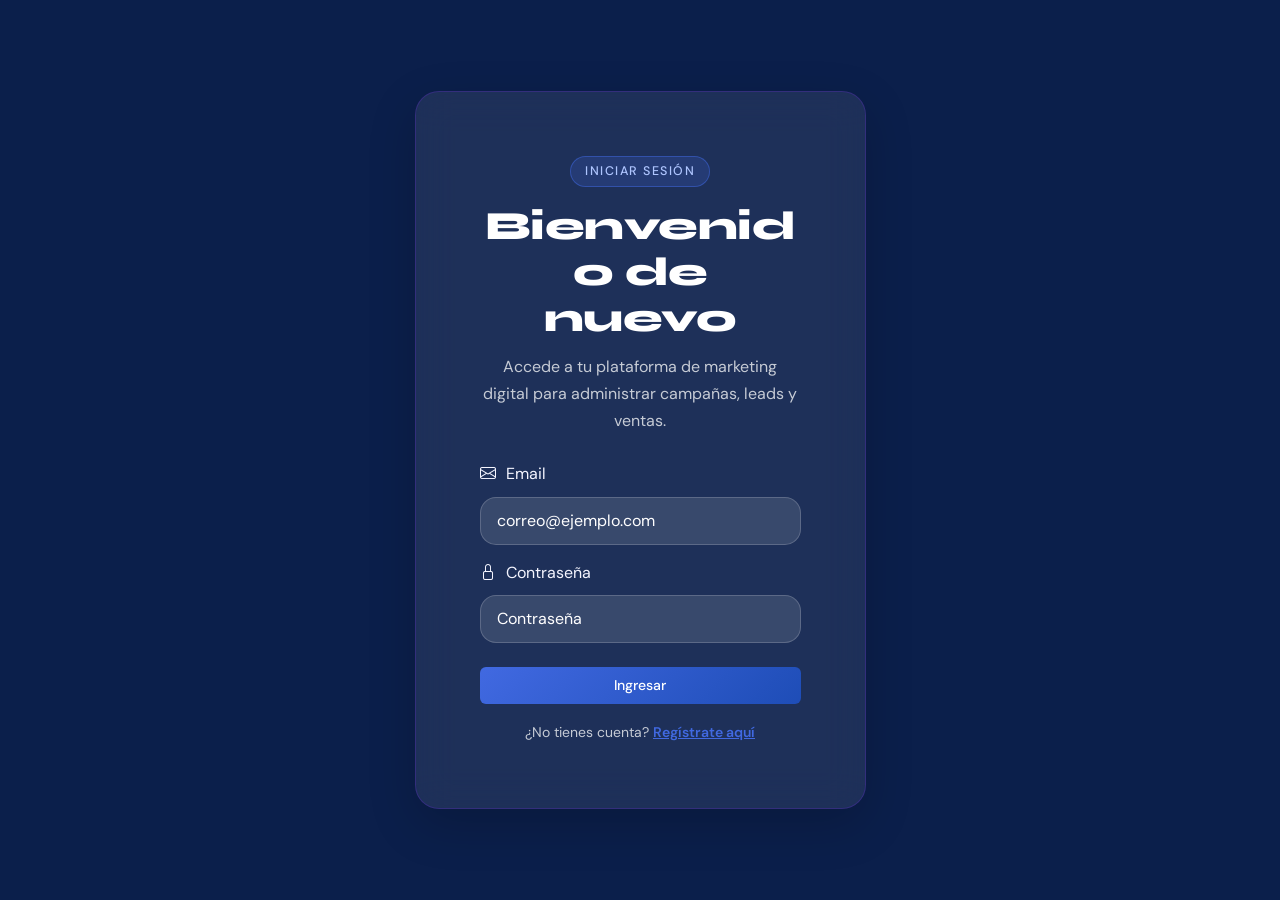
<file: administrador.html>
﻿<!doctype html>
<html lang="es">
<head>
  <meta charset="utf-8">
  <title>Administrador | System Solution</title>
  <meta name="viewport" content="width=device-width, initial-scale=1">
  <link href="https://cdn.jsdelivr.net/npm/bootstrap@5.0.2/dist/css/bootstrap.min.css" rel="stylesheet">
  <link rel="stylesheet" href="https://cdn.jsdelivr.net/npm/bootstrap-icons@1.13.1/font/bootstrap-icons.min.css">
  <link href="https://fonts.googleapis.com/css2?family=Syne:wght@400;600;700;800&family=DM+Sans:ital,wght@0,300;0,400;0,500;1,300&display=swap" rel="stylesheet">
  <link rel="stylesheet" href="css/administrador.css">
</head>
<body>
  <header class="page-header py-5">
    <div class="container">
      <div class="row align-items-center justify-content-between">
        <div class="col-lg-8">
          <span class="hero-eyebrow">Panel Administrador</span>
          <h1 class="section-title">Control total de la plataforma</h1>
          <p class="section-desc">Gestiona usuarios, roles y datos, conversa con vendedores y revisa estadísticas de adquisición de servicios.</p>
        </div>
        <div class="col-lg-3 text-lg-end mt-4 mt-lg-0">
          <a href="index.html" class="btn btn-outline-brand">Volver al inicio</a>
        </div>
      </div>
    </div>
  </header>
  <main class="dashboard-section py-5">
    <div class="container">
      <div class="row g-4">
        <div class="col-md-6 col-lg-4">
          <div class="dashboard-card">
            <div class="card-icon"><i class="bi bi-people-fill"></i></div>
            <h5>Usuarios y roles</h5>
            <p>Revisa todos los usuarios registrados, asigna o cambia roles y controla los permisos de acceso.</p>
            <button class="btn btn-brand action-btn" data-action="Gestionar usuarios">Gestionar usuarios</button>
          </div>
        </div>
        <div class="col-md-6 col-lg-4">
          <div class="dashboard-card">
            <div class="card-icon"><i class="bi bi-bar-chart-line"></i></div>
            <h5>Estadísticas</h5>
            <p>Visualiza qué servicios se han adquirido más y recibe insights para mejorar la oferta en la plataforma.</p>
            <button class="btn btn-brand action-btn" data-action="Ver estadísticas">Ver estadísticas</button>
          </div>
        </div>
        <div class="col-md-6 col-lg-4">
          <div class="dashboard-card">
            <div class="card-icon"><i class="bi bi-chat-dots"></i></div>
            <h5>Chat con vendedores</h5>
            <p>Comunícate con vendedores para resolver dudas operativas o validar servicios publicados.</p>
            <button class="btn btn-brand action-btn" data-action="Abrir chat">Abrir chat</button>
          </div>
        </div>
        <div class="col-md-6 col-lg-4">
          <div class="dashboard-card">
            <div class="card-icon"><i class="bi bi-person-circle"></i></div>
            <h5>Mi perfil</h5>
            <p>Consulta y actualiza tu información de administrador para mantener tu cuenta al día.</p>
            <button class="btn btn-brand action-btn" data-action="Editar perfil">Editar perfil</button>
          </div>
        </div>
      </div>
    </div>
  </main>
  <section class="container mt-4">
    <div id="adminContent"></div>
  </section>
  <script src="js/storage.js"></script>
  <script src="js/administrador.js"></script>
</body>
</html>
</file>
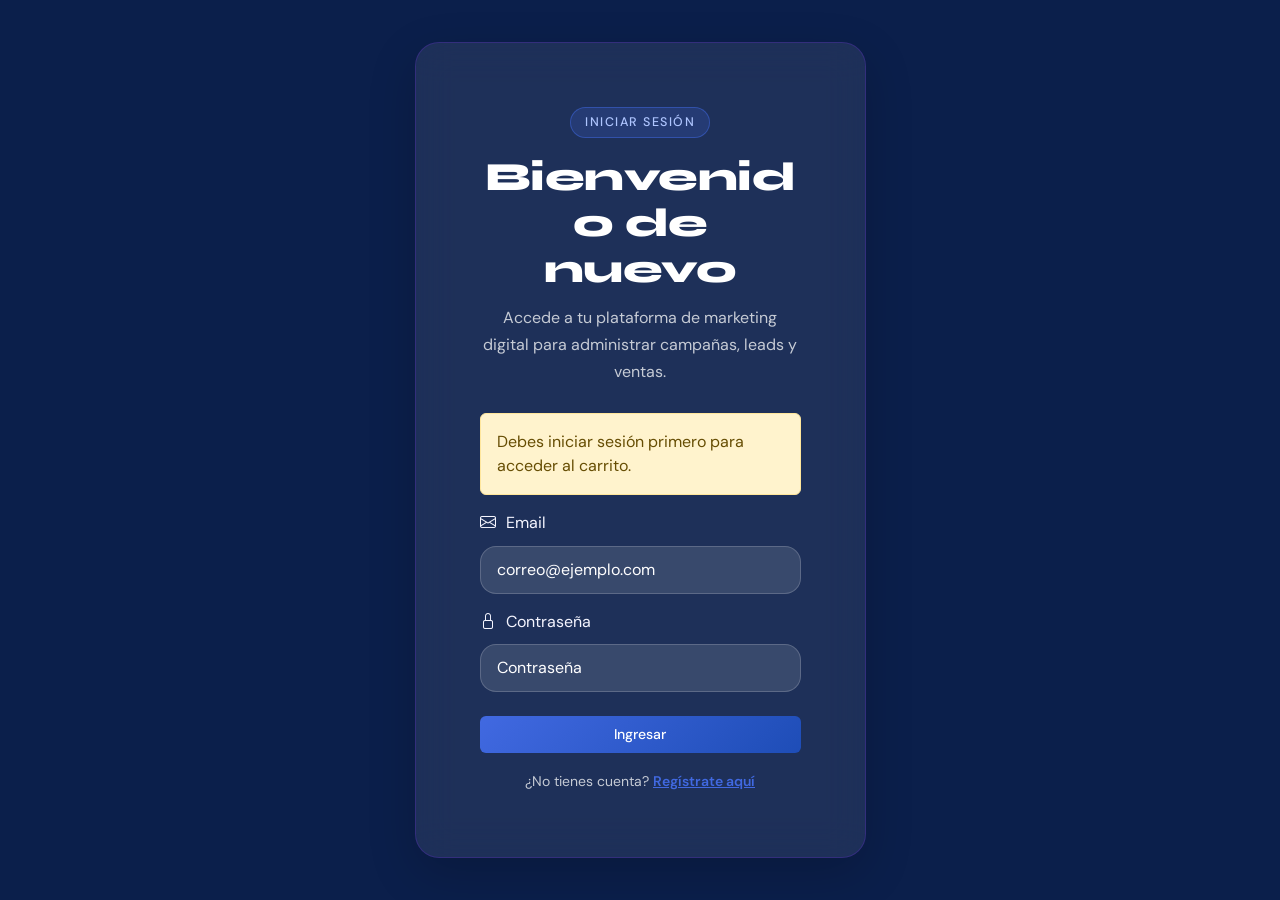
<file: cliente.html>
﻿<!doctype html>
<html lang="es">
<head>
  <meta charset="utf-8">
  <title>Cliente | System Solution</title>
  <meta name="viewport" content="width=device-width, initial-scale=1">
  <link href="https://cdn.jsdelivr.net/npm/bootstrap@5.0.2/dist/css/bootstrap.min.css" rel="stylesheet">
  <link rel="stylesheet" href="https://cdn.jsdelivr.net/npm/bootstrap-icons@1.13.1/font/bootstrap-icons.min.css">
  <link href="https://fonts.googleapis.com/css2?family=Syne:wght@400;600;700;800&family=DM+Sans:ital,wght@0,300;0,400;0,500;1,300&display=swap" rel="stylesheet">
  <link rel="stylesheet" href="css/cliente.css">
</head>
<body>
  <header class="page-header py-5">
    <div class="container">
      <div class="row align-items-center justify-content-between">
        <div class="col-lg-8">
          <span class="hero-eyebrow">Panel Cliente</span>
          <h1 class="section-title">Tu espacio como cliente</h1>
          <p class="section-desc">Visualiza tu perfil, actualiza tus datos y contrata servicios de marketing digital diseñados para aumentar tus ventas.</p>
        </div>
        <div class="col-lg-3 text-lg-end mt-4 mt-lg-0 d-flex flex-wrap justify-content-lg-end gap-2">
          <button type="button" id="cartQuickAccess" class="btn btn-brand">Carrito</button>
          <a href="index.html" class="btn btn-outline-brand">Volver al inicio</a>
        </div>
      </div>
    </div>
  </header>
  <main class="dashboard-section py-5">
    <div class="container">
      <div class="row g-4">
        <div class="col-md-6 col-lg-4">
          <div class="dashboard-card" data-action="Editar perfil" role="button" tabindex="0">
            <div class="card-icon"><i class="bi bi-person-circle"></i></div>
            <h5>Mi perfil</h5>
            <p>Revisa tu información personal, modifica tu perfil y mantén tus datos siempre actualizados.</p>
            <button class="btn btn-brand action-btn" data-action="Editar perfil">Editar perfil</button>
          </div>
        </div>
        <div class="col-md-6 col-lg-4">
          <div class="dashboard-card" data-action="Ver servicios" role="button" tabindex="0">
            <div class="card-icon"><i class="bi bi-card-checklist"></i></div>
            <h5>Mis servicios</h5>
            <p>Consulta los servicios de marketing disponibles y adquiere aquellos que potenciarán tu negocio.</p>
            <button class="btn btn-brand action-btn" data-action="Ver servicios">Ver servicios</button>
          </div>
        </div>
        <div class="col-md-6 col-lg-4">
          <div class="dashboard-card" data-action="Ver compras" role="button" tabindex="0">
            <div class="card-icon"><i class="bi bi-wallet2"></i></div>
            <h5>Historial de compras</h5>
            <p>Revisa los servicios ya adquiridos y su estado, con acceso directo a tu historial y facturación.</p>
            <button class="btn btn-brand action-btn" data-action="Ver compras">Ver compras</button>
          </div>
        </div>
        <div class="col-md-6 col-lg-4">
          <div class="dashboard-card" data-action="Ver carrito" role="button" tabindex="0">
            <div class="card-icon"><i class="bi bi-cart3"></i></div>
            <h5>Mi carrito</h5>
            <p>Guarda servicios, compara ofertas y confirma tus compras desde un solo panel.</p>
            <button class="btn btn-brand action-btn" data-action="Ver carrito">Ver carrito</button>
          </div>
        </div>
        <div class="col-md-6 col-lg-4">
          <div class="dashboard-card" data-action="Abrir chat" role="button" tabindex="0">
            <div class="card-icon"><i class="bi bi-chat-dots"></i></div>
            <h5>Chat con soporte</h5>
            <p>Comunícate con vendedores y asesores para resolver dudas sobre los servicios y tu cuenta.</p>
            <button class="btn btn-brand action-btn" data-action="Abrir chat">Abrir chat</button>
          </div>
        </div>
      </div>
    </div>
  </main>
  <section class="container mt-4">
    <div id="clientContent"></div>
  </section>
  <script src="js/storage.js"></script>
  <script src="js/cliente.js"></script>
</body>
</html>
</file>
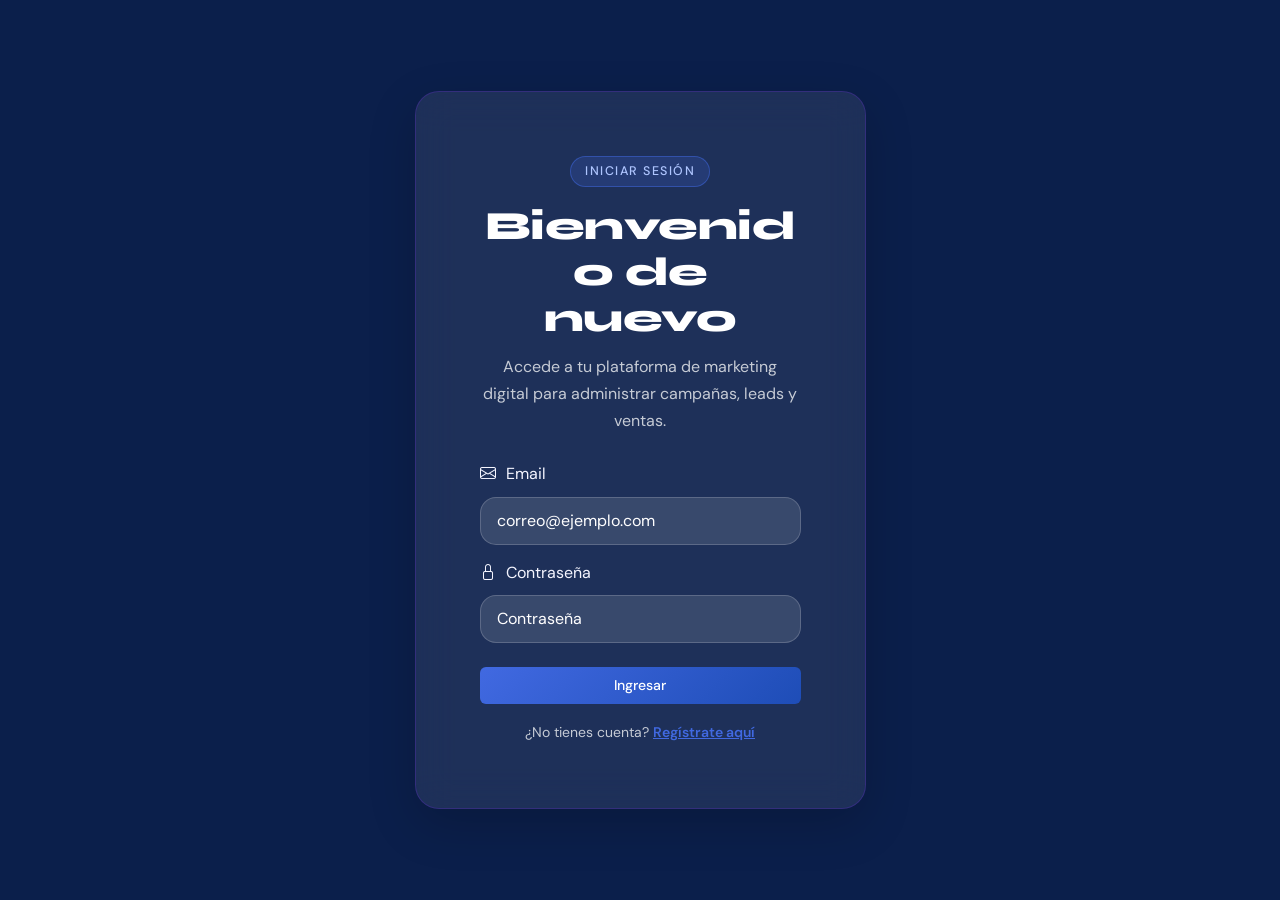
<file: estadisticas.html>
<!doctype html>
<html lang="es">
<head>
  <meta charset="utf-8">
  <title>Estadísticas | System Solution</title>
  <meta name="viewport" content="width=device-width, initial-scale=1">
  <link href="https://cdn.jsdelivr.net/npm/bootstrap@5.0.2/dist/css/bootstrap.min.css" rel="stylesheet">
  <link rel="stylesheet" href="https://cdn.jsdelivr.net/npm/bootstrap-icons@1.13.1/font/bootstrap-icons.min.css">
  <link rel="stylesheet" href="css/estadisticas.css">
</head>
<body>
  <header class="page-header py-5">
    <div class="container">
      <div class="row align-items-center justify-content-between">
        <div class="col-lg-8">
          <span class="hero-eyebrow">Estadísticas</span>
          <h1 class="section-title">Datos reales de la plataforma</h1>
          <p class="section-desc">Consulta el número de usuarios, servicios publicados y compras realizadas en tu sistema.</p>
        </div>
        <div class="col-lg-3 text-lg-end mt-4 mt-lg-0">
          <a href="administrador.html" class="btn btn-outline-brand">Volver</a>
        </div>
      </div>
    </div>
  </header>
  <main class="py-5">
    <div class="container" id="estadisticasContent"></div>
  </main>
  <script src="js/storage.js"></script>
  <script src="js/estadisticas.js"></script>
</body>
</html>
</file>
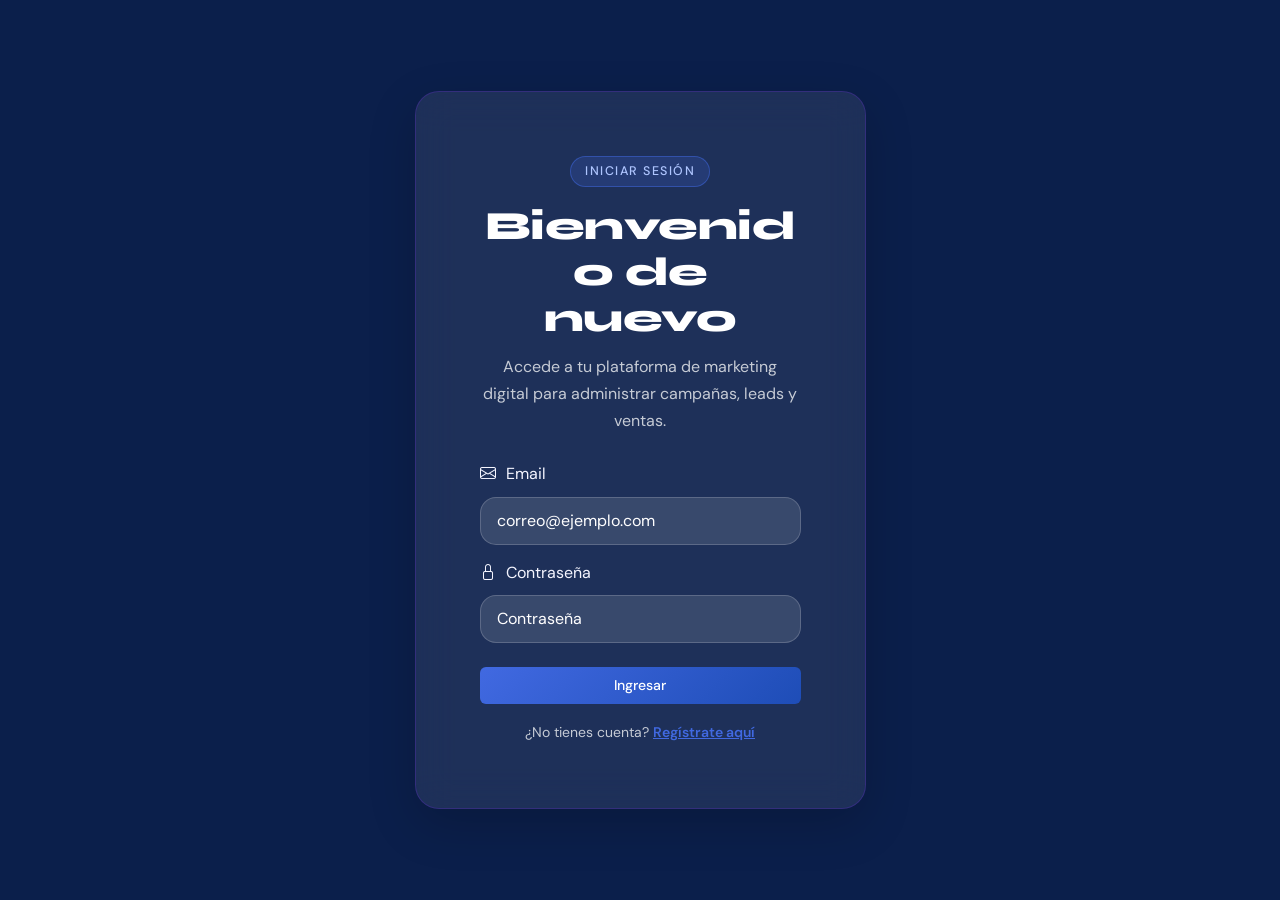
<file: iniciarsession.html>
﻿<!doctype html>
<html lang="es">
<head>
  <meta charset="utf-8">
  <title>Iniciar Sesión | System Solution</title>
  <meta name="viewport" content="width=device-width, initial-scale=1">
  <link href="https://cdn.jsdelivr.net/npm/bootstrap@5.0.2/dist/css/bootstrap.min.css" rel="stylesheet">
  <link rel="stylesheet" href="https://cdn.jsdelivr.net/npm/bootstrap-icons@1.13.1/font/bootstrap-icons.min.css">
  <link href="https://fonts.googleapis.com/css2?family=Syne:wght@400;600;700;800&family=DM+Sans:ital,wght@0,300;0,400;0,500;1,300&display=swap" rel="stylesheet">
  <link rel="stylesheet" href="css/iniciarsession.css">
</head>
<body>
  <section class="auth-page auth-login">
    <div class="container">
      <div class="row justify-content-center align-items-center min-vh-100">
        <div class="col-md-8 col-lg-5">
          <div class="card auth-card shadow-lg">
            <div class="card-body">
              <div class="text-center mb-4">
                <span class="hero-eyebrow">Iniciar Sesión</span>
                <h2 class="section-title">Bienvenido de nuevo</h2>
                <p class="section-desc">
                  Accede a tu plataforma de marketing digital para administrar campañas, leads y ventas.
                </p>
              </div>
              <form id="loginForm">
                <div id="loginAviso" class="alert alert-warning d-none"></div>
                <div class="form-group mb-3">
                  <label for="loginEmail" class="form-label"><i class="bi bi-envelope me-1"></i>Email</label>
                  <input type="email" class="form-control" id="loginEmail" placeholder="correo@ejemplo.com" required>
                </div>
                <div class="form-group mb-4">
                  <label for="loginPassword" class="form-label"><i class="bi bi-lock me-1"></i>Contraseña</label>
                  <input type="password" class="form-control" id="loginPassword" placeholder="Contraseña" required>
                </div>
                <button type="submit" class="btn btn-brand w-100 py-2 mb-3">Ingresar</button>
                <div class="text-center">
                  <small class="text-muted-brand">¿No tienes cuenta? <a href="registrarse.html" class="modal-link-brand">Regístrate aquí</a></small>
                </div>
              </form>
            </div>
          </div>
        </div>
      </div>
    </div>
  </section>
  <script src="js/storage.js"></script>
  <script src="js/iniciarsession.js"></script>
  <script>
  const aviso = sessionStorage.getItem("avisoLogin");
  if (aviso) {
    const box = document.getElementById("loginAviso");
    box.textContent = aviso;
    box.classList.remove("d-none");
    sessionStorage.removeItem("avisoLogin");
  }
</script>
</body>
</html>
</file>
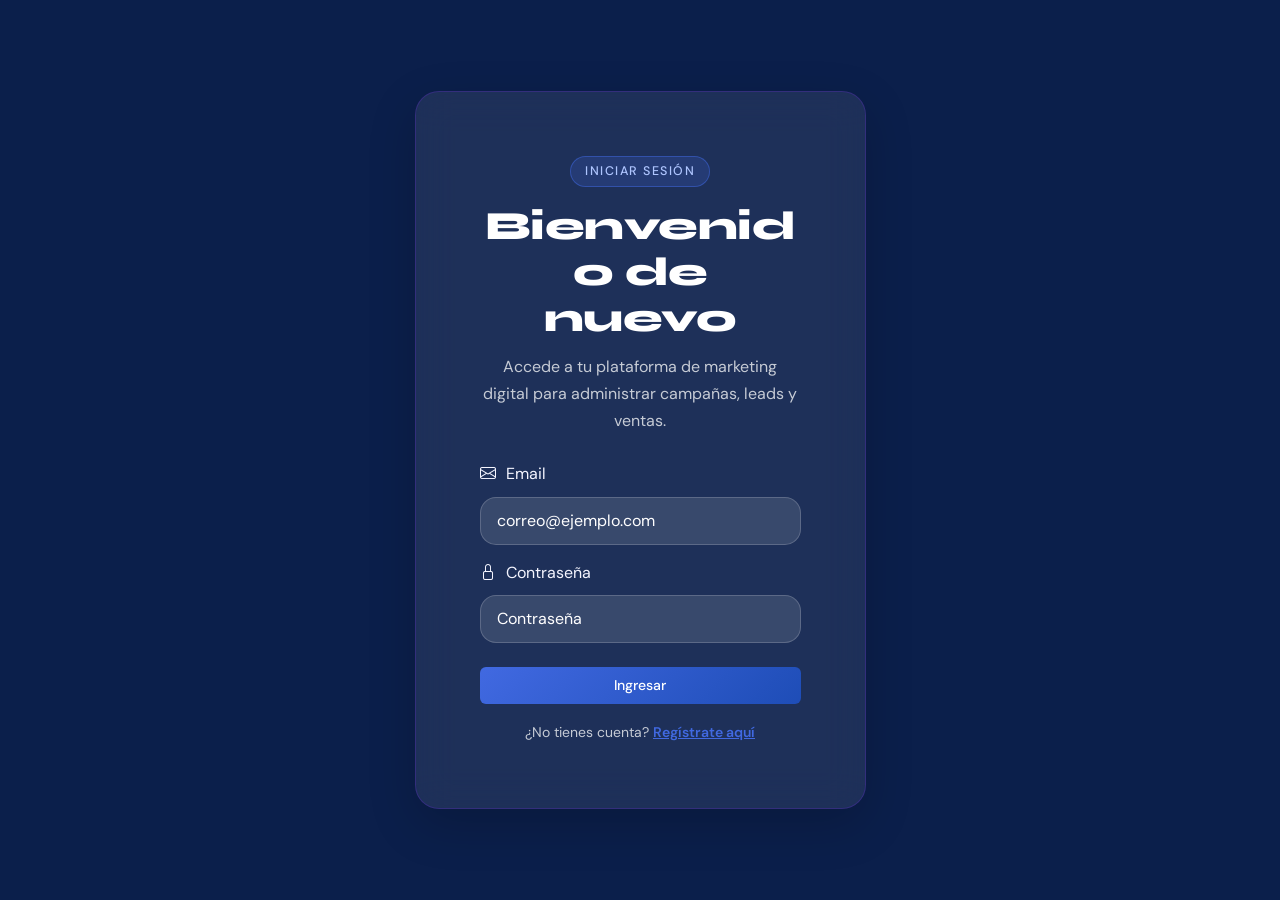
<file: perfiladmin.html>
<!doctype html>
<html lang="es">
<head>
  <meta charset="utf-8">
  <title>Perfil Administrador | System Solution</title>
  <meta name="viewport" content="width=device-width, initial-scale=1">
  <link href="https://cdn.jsdelivr.net/npm/bootstrap@5.0.2/dist/css/bootstrap.min.css" rel="stylesheet">
  <link rel="stylesheet" href="https://cdn.jsdelivr.net/npm/bootstrap-icons@1.13.1/font/bootstrap-icons.min.css">
  <link rel="stylesheet" href="css/perfiladmin.css">
</head>
<body>
  <header class="page-header py-5">
    <div class="container">
      <div class="row align-items-center justify-content-between">
        <div class="col-lg-8">
          <span class="hero-eyebrow">Perfil administrador</span>
          <h1 class="section-title">Actualiza tus datos de administrador</h1>
          <p class="section-desc">Modifica tu nombre, contraseña y revisa tu correo de acceso.</p>
        </div>
        <div class="col-lg-3 text-lg-end mt-4 mt-lg-0">
          <a href="administrador.html" class="btn btn-outline-brand">Volver</a>
        </div>
      </div>
    </div>
  </header>
  <main class="py-5">
    <div class="container" id="perfilAdminContent"></div>
  </main>
  <script src="js/storage.js"></script>
  <script src="js/perfiladmin.js"></script>
</body>
</html>
</file>
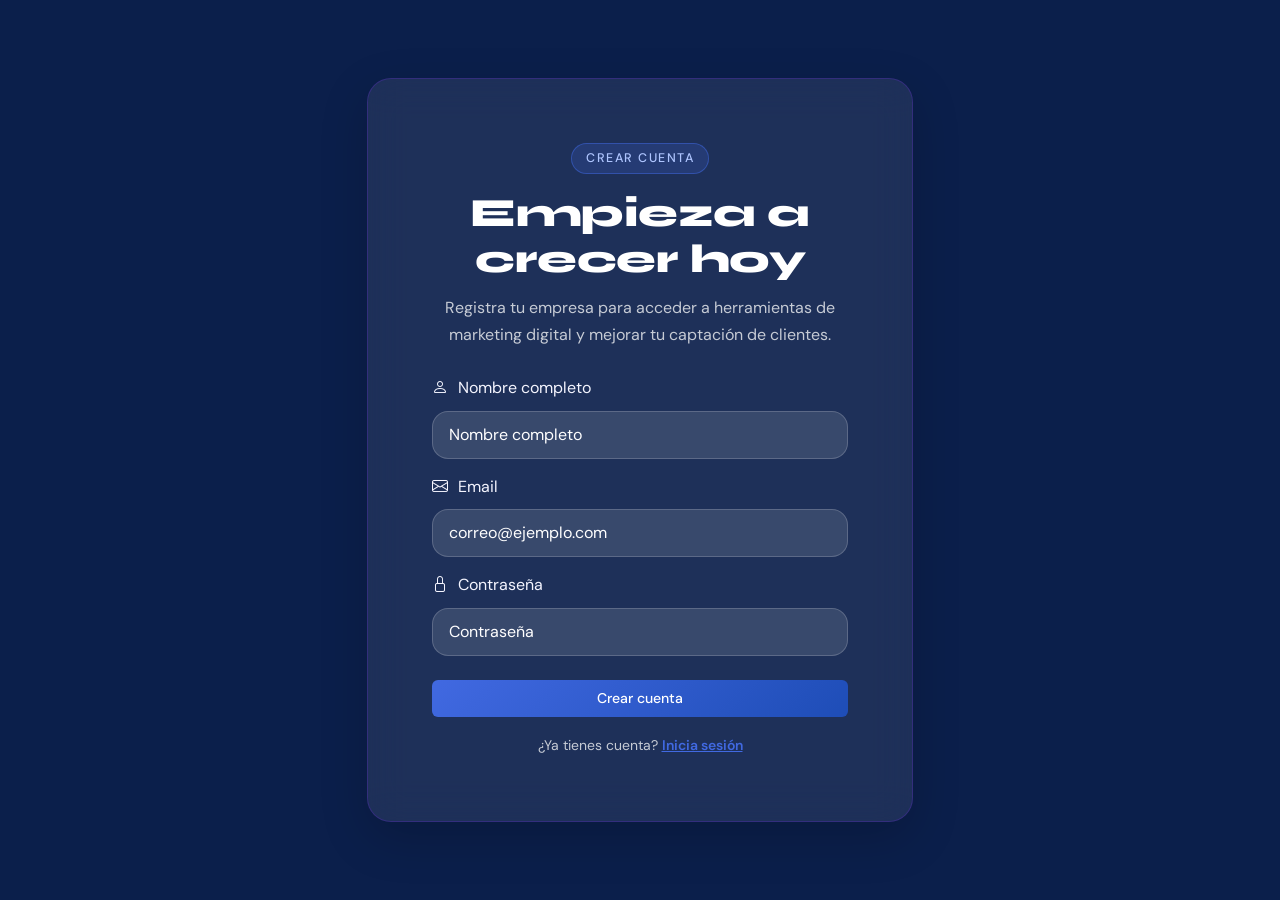
<file: registrarse.html>
﻿<!doctype html>
<html lang="es">
<head>
  <meta charset="utf-8">
  <title>Registrarse | System Solution</title>
  <meta name="viewport" content="width=device-width, initial-scale=1">
  <link href="https://cdn.jsdelivr.net/npm/bootstrap@5.0.2/dist/css/bootstrap.min.css" rel="stylesheet">
  <link rel="stylesheet" href="https://cdn.jsdelivr.net/npm/bootstrap-icons@1.13.1/font/bootstrap-icons.min.css">
  <link href="https://fonts.googleapis.com/css2?family=Syne:wght@400;600;700;800&family=DM+Sans:ital,wght@0,300;0,400;0,500;1,300&display=swap" rel="stylesheet">
  <link rel="stylesheet" href="css/registrarse.css">
</head>
<body>
  <section class="auth-page auth-register">
    <div class="container">
      <div class="row justify-content-center align-items-center min-vh-100">
        <div class="col-md-8 col-lg-6">
          <div class="card auth-card shadow-lg">
            <div class="card-body">
              <div class="text-center mb-4">
                <span class="hero-eyebrow">Crear Cuenta</span>
                <h2 class="section-title">Empieza a crecer hoy</h2>
                <p class="section-desc">
                  Registra tu empresa para acceder a herramientas de marketing digital y mejorar tu captación de clientes.
                </p>
              </div>
              <form id="registerForm">
                <div class="form-group mb-3">
                  <label for="regNombre" class="form-label"><i class="bi bi-person me-1"></i>Nombre completo</label>
                  <input type="text" class="form-control" id="regNombre" placeholder="Nombre completo" required>
                </div>
                <div class="form-group mb-3">
                  <label for="regEmail" class="form-label"><i class="bi bi-envelope me-1"></i>Email</label>
                  <input type="email" class="form-control" id="regEmail" placeholder="correo@ejemplo.com" required>
                </div>

                <div class="form-group mb-4">
                  <label for="regPassword" class="form-label"><i class="bi bi-lock me-1"></i>Contraseña</label>
                  <input type="password" class="form-control" id="regPassword" placeholder="Contraseña" required>
                </div>
                <button type="submit" class="btn btn-brand w-100 py-2 mb-3">Crear cuenta</button>
                <div class="text-center">
                  <small class="text-muted-brand">¿Ya tienes cuenta? <a href="iniciarsession.html" class="modal-link-brand">Inicia sesión</a></small>
                </div>
              </form>
            </div>
          </div>
        </div>
      </div>
    </div>
  </section>
  <script src="js/storage.js"></script>
  <script src="js/registrarse.js"></script>
</body>
</html>
</file>
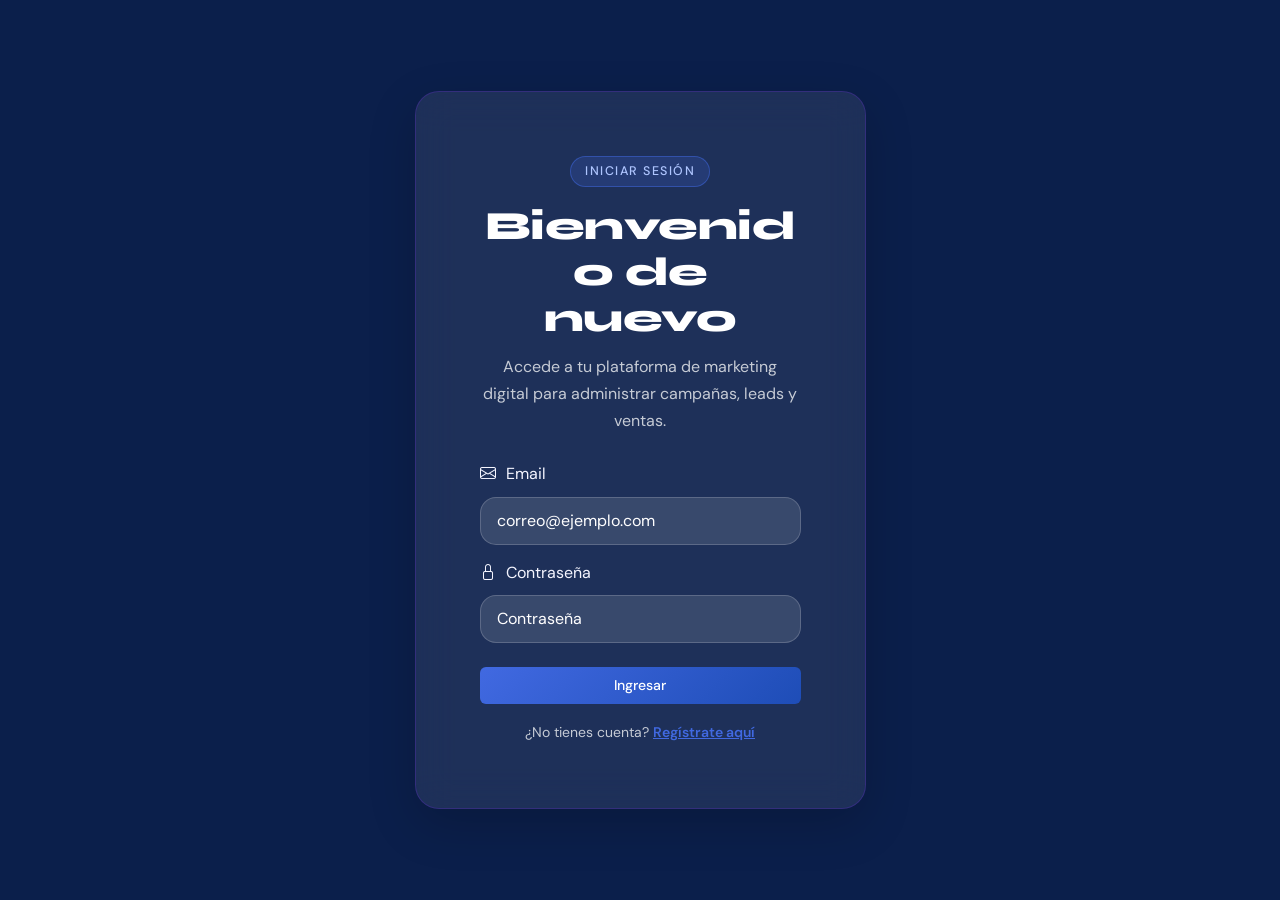
<file: usuarios.html>
<!doctype html>
<html lang="es">
<head>
  <meta charset="utf-8">
  <title>Administrar Usuarios | System Solution</title>
  <meta name="viewport" content="width=device-width, initial-scale=1">
  <link href="https://cdn.jsdelivr.net/npm/bootstrap@5.0.2/dist/css/bootstrap.min.css" rel="stylesheet">
  <link rel="stylesheet" href="https://cdn.jsdelivr.net/npm/bootstrap-icons@1.13.1/font/bootstrap-icons.min.css">
  <link rel="stylesheet" href="css/usuarios.css">
</head>
<body>
  <header class="page-header py-5">
    <div class="container">
      <div class="row align-items-center justify-content-between">
        <div class="col-lg-8">
          <span class="hero-eyebrow">Usuarios</span>
          <h1 class="section-title">Gestiona los usuarios registrados</h1>
          <p class="section-desc">Visualiza usuarios, cambia roles y elimina cuentas directamente desde la plataforma.</p>
        </div>
        <div class="col-lg-3 text-lg-end mt-4 mt-lg-0">
          <a href="administrador.html" class="btn btn-outline-brand">Volver</a>
        </div>
      </div>
    </div>
  </header>
  <main class="py-5">
    <div class="container" id="usuariosContent"></div>
  </main>
  <script src="js/storage.js"></script>
  <script src="js/usuarios.js"></script>
</body>
</html>
</file>
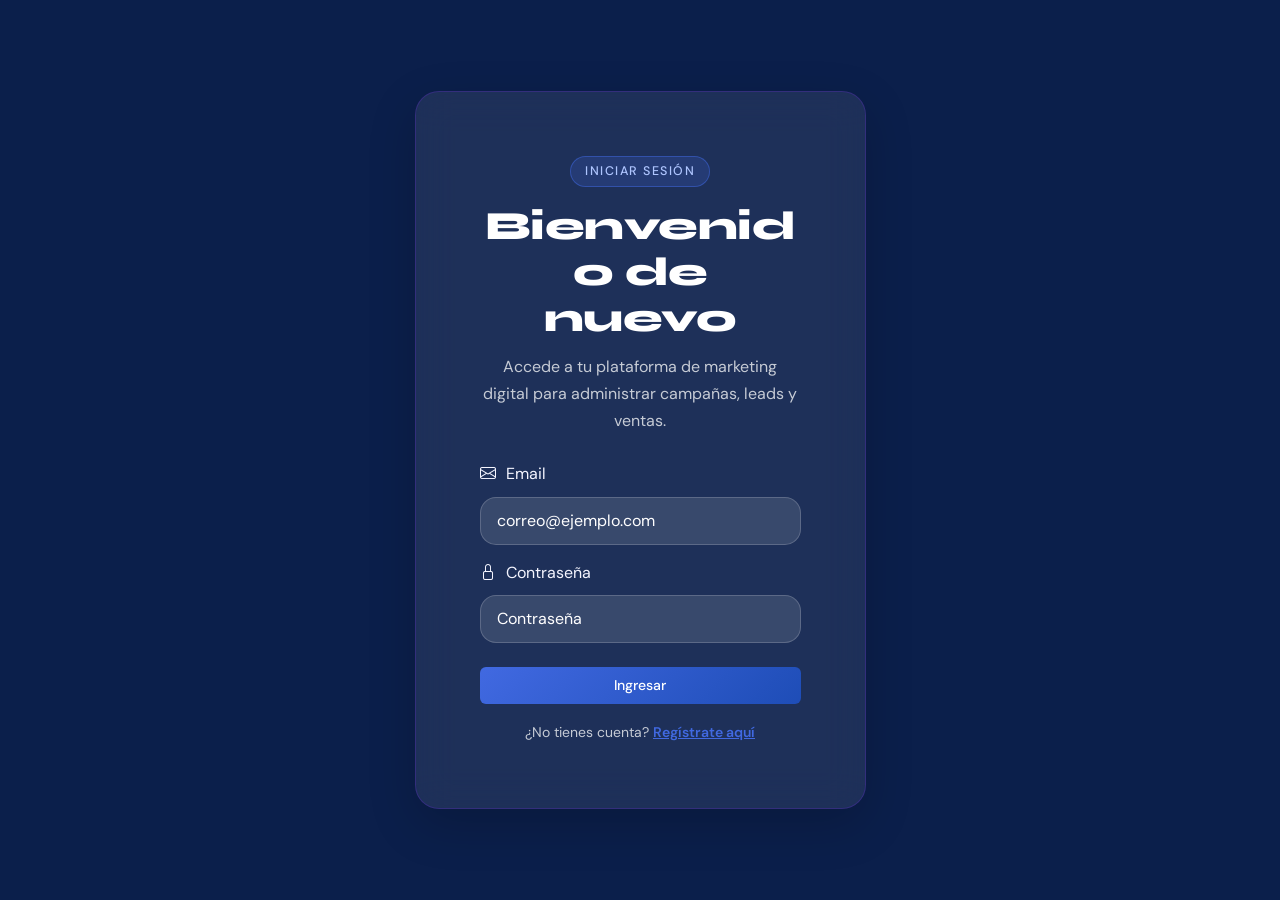
<file: vendedor.html>
﻿<!doctype html>
<html lang="es">
<head>
  <meta charset="utf-8">
  <title>Vendedor | System Solution</title>
  <meta name="viewport" content="width=device-width, initial-scale=1">
  <link href="https://cdn.jsdelivr.net/npm/bootstrap@5.0.2/dist/css/bootstrap.min.css" rel="stylesheet">
  <link rel="stylesheet" href="https://cdn.jsdelivr.net/npm/bootstrap-icons@1.13.1/font/bootstrap-icons.min.css">
  <link href="https://fonts.googleapis.com/css2?family=Syne:wght@400;600;700;800&family=DM+Sans:ital,wght@0,300;0,400;0,500;1,300&display=swap" rel="stylesheet">
  <link rel="stylesheet" href="css/vendedor.css">
</head>
<body>
  <header class="page-header py-5">
    <div class="container">
      <div class="row align-items-center justify-content-between">
        <div class="col-lg-8">
          <span class="hero-eyebrow">Panel Vendedor</span>
          <h1 class="section-title">Gestiona tus servicios</h1>
          <p class="section-desc">Crea y administra tus servicios de marketing, actualiza tus datos y conversa con clientes interesados.</p>
        </div>
        <div class="col-lg-3 text-lg-end mt-4 mt-lg-0">
          <a href="index.html" class="btn btn-outline-brand">Volver al inicio</a>
        </div>
      </div>
    </div>
  </header>
  <main class="dashboard-section py-5">
    <div class="container">
      <div class="row g-4">
        <div class="col-md-6 col-lg-4">
          <div class="dashboard-card">
            <div class="card-icon"><i class="bi bi-person-circle"></i></div>
            <h5>Mi perfil</h5>
            <p>Actualiza tu información de vendedor y controla cómo aparece tu perfil en la plataforma.</p>
            <button class="btn btn-brand action-btn" data-action="Editar perfil">Editar perfil</button>
          </div>
        </div>
        <div class="col-md-6 col-lg-4">
          <div class="dashboard-card">
            <div class="card-icon"><i class="bi bi-cloud-upload"></i></div>
            <h5>Subir servicio</h5>
            <p>Publica nuevos servicios de marketing, define descripción, precio y accesibilidad para tus clientes.</p>
            <button class="btn btn-brand action-btn" data-action="Subir servicio">Subir servicio</button>
          </div>
        </div>
        <div class="col-md-6 col-lg-4">
          <div class="dashboard-card">
            <div class="card-icon"><i class="bi bi-cart-check"></i></div>
            <h5>Servicios adquiridos</h5>
            <p>Consulta qué servicios han comprado tus clientes y gestiona cada solicitud de forma rápida.</p>
            <button class="btn btn-brand action-btn" data-action="Ver adquiridos">Ver adquiridos</button>
          </div>
        </div>
        <div class="col-md-6 col-lg-4">
          <div class="dashboard-card">
            <div class="card-icon"><i class="bi bi-chat-dots"></i></div>
            <h5>Chat con clientes</h5>
            <p>Responde preguntas, define entregables y acompaña a tus clientes mientras contratan tus servicios.</p>
            <button class="btn btn-brand action-btn" data-action="Abrir chat">Abrir chat</button>
          </div>
        </div>
      </div>
    </div>
  </main>
  <section class="container mt-4">
    <div id="vendorContent"></div>
  </section>
  <script src="js/storage.js"></script>
  <script src="js/vendedor.js"></script>
</body>
</html>
</file>
<file: css/administrador.css>
﻿@import url("index.css");

.dashboard-card .btn { width: 100%; }
</file>
<file: css/cliente.css>
﻿@import url("index.css");

body { background: #05030b; color: #fff; }

.dashboard-section { background: linear-gradient(180deg, #08111f 0%, #0b061b 45%, #05030b 100%); }

.dashboard-card {
  background: linear-gradient(145deg, rgba(13, 10, 24, 0.98), rgba(24, 17, 41, 0.98));
  border: 1px solid rgba(180, 162, 255, 0.18);
  box-shadow: 0 16px 32px rgba(6, 4, 12, 0.45);
  color: #fff;
}

.dashboard-card:hover {
  cursor: pointer;
  border-color: rgba(196, 168, 255, 0.38);
  box-shadow: 0 18px 38px rgba(108, 43, 217, 0.18);
}

.dashboard-card h5,
.dashboard-card h3,
.dashboard-card p,
.dashboard-card .text-white-50,
.dashboard-card .small,
.dashboard-card .list-group-item {
  color: #fff !important;
}

.dashboard-card p,
.dashboard-card .text-white-50 {
  color: rgba(255,255,255,0.78) !important;
}

.dashboard-card .btn { width: 100%; }

.dashboard-card .btn-outline-brand {
  color: #fff;
  border-color: rgba(196, 168, 255, 0.4);
}

.dashboard-card .btn-outline-brand:hover {
  background: rgba(108,43,217,0.18);
  color: #ffffff;
}

.chat-window {
  background: rgba(9, 6, 16, 0.98);
  border: 1px solid rgba(180, 162, 255, 0.18);
  border-radius: 14px;
  padding: 1rem;
  color: #fff;
}

.chat-window .badge {
  color: #fff;
}

.chat-window small,
.chat-window p {
  color: rgba(255,255,255,0.82) !important;
}

.service-price {
  display: block;
  width: 100%;
  padding: 0.55rem 0.7rem;
  border-radius: 10px;
  text-align: center;
  font-weight: 800;
  font-size: 1rem;
  color: #fff;
  background: linear-gradient(135deg, #6C2BD9, #FF4D6D);
  box-shadow: inset 0 0 0 1px rgba(255,255,255,0.12), 0 10px 18px rgba(108,43,217,0.18);
}

.dashboard-card .card-icon {
  color: #C9B5FF;
}

.dashboard-card .badge {
  background: rgba(255,255,255,0.08) !important;
  color: #fff;
}

#clientContent .card,
#clientContent .bg-secondary-soft {
  background: linear-gradient(145deg, rgba(13, 10, 24, 0.98), rgba(24, 17, 41, 0.98)) !important;
  border: 1px solid rgba(180, 162, 255, 0.18) !important;
  color: #fff !important;
}

#clientContent .card h3,
#clientContent .card h5,
#clientContent .card p,
#clientContent .card .text-white-50 {
  color: #fff !important;
}

#clientContent .table-dark {
  background: rgba(9, 6, 16, 0.98) !important;
  color: #fff !important;
}
</file>
<file: css/estadisticas.css>
@import url("index.css");

.stat-card {
  background: rgba(255,255,255,0.08);
  border: 1px solid rgba(255,255,255,0.12);
  border-radius: 24px;
  color: #fff;
  min-height: 160px;
}

.stat-card h3 { font-size: 2.5rem; margin-bottom: 0.5rem; }
.stat-card p { color: rgba(255,255,255,0.8); }
</file>
<file: css/iniciarsession.css>
﻿@import url("index.css");

.auth-page { min-height: 100vh; background: var(--brand-dark); color: #fff; }
.auth-card {
  background: rgba(255,255,255,0.08);
  border: 1px solid rgba(108,43,217,0.28);
  border-radius: 24px;
  backdrop-filter: blur(18px);
}

.auth-card .card-body { padding: 2rem; }
.auth-card .hero-eyebrow { margin-bottom: 1rem; display: inline-block; }
.auth-card .section-title { font-size: clamp(1.8rem, 4vw, 2.5rem); margin-bottom: 0.75rem; }
.auth-card .section-desc { color: rgba(255,255,255,0.75); max-width: 100%; margin-bottom: 1.75rem; }
.auth-card .form-control,
.auth-card .form-select {
  background: rgba(255,255,255,0.12) !important;
  border: 1px solid rgba(255,255,255,0.18) !important;
  color: #fff !important;
  padding-left: 1rem;
  padding-right: 1rem;
  min-height: 3rem;
  border-radius: 16px;
  box-shadow: none;
  transition: background 160ms ease, border-color 160ms ease, transform 160ms ease;
}
.auth-card .form-floating .form-control,
.auth-card .form-floating .form-select {
  background: rgba(255,255,255,0.12) !important;
}
.auth-card .form-control,
.auth-card .form-select {
  caret-color: #fff;
  -webkit-text-fill-color: #fff;
}
.auth-card .form-control::-webkit-input-placeholder,
.auth-card .form-control::placeholder,
.auth-card .form-select::-webkit-input-placeholder,
.auth-card .form-select::placeholder {
  color: rgba(255,255,255,0.75) !important;
}
.auth-card .form-control:focus,
.auth-card .form-select:focus {
  box-shadow: 0 0 0 0.2rem rgba(108,43,217,0.18);
  border-color: var(--brand-primary);
  background: rgba(255,255,255,0.12);
  color: #fff;
}
.auth-card .form-group {
  margin-bottom: 1.8rem;
}
.auth-card .form-group label,
.auth-card .form-label {
  color: #f5f5ff !important;
  margin-bottom: 0.65rem;
  display: inline-flex;
  align-items: center;
  gap: 0.4rem;
}
.auth-card .form-floating {
  margin-bottom: 1.8rem;
}
.role-picker {
  margin-bottom: 1.6rem;
}
.role-picker-label {
  display: block;
  color: rgba(255,255,255,0.8);
  font-size: 0.95rem;
  font-weight: 600;
  margin-bottom: 0.85rem;
}
.role-options {
  display: grid;
  grid-template-columns: repeat(3, minmax(0, 1fr));
  gap: 0.85rem;
}
.role-option {
  border: 1px solid rgba(255,255,255,0.16);
  background: rgba(255,255,255,0.06);
  color: #fff;
  border-radius: 18px;
  min-height: 90px;
  padding: 0.95rem 0.9rem;
  display: flex;
  flex-direction: column;
  align-items: center;
  justify-content: center;
  gap: 0.35rem;
  font-weight: 500;
  transition: transform 0.2s ease, background 0.2s ease, border-color 0.2s ease;
}
.role-option i {
  font-size: 1.25rem;
}
.role-option span { font-size: 0.95rem; }
.role-option:hover {
  transform: translateY(-2px);
}
.role-option.active {
  border-width: 1px;
  box-shadow: 0 10px 30px rgba(0, 0, 0, 0.12);
}
.role-cliente.active {
  background: rgba(0, 195, 255, 0.18);
  border-color: rgba(0, 195, 255, 0.4);
}
.role-vendedor.active {
  background: rgba(255, 195, 0, 0.18);
  border-color: rgba(255, 195, 0, 0.45);
}
.role-administrador.active {
  background: rgba(255, 92, 125, 0.18);
  border-color: rgba(255, 92, 125, 0.45);
}
.role-cliente { border-color: rgba(0, 195, 255, 0.2); }
.role-vendedor { border-color: rgba(255, 195, 0, 0.2); }
.role-administrador { border-color: rgba(255, 92, 125, 0.2); }
.auth-card .form-control::placeholder { color: rgba(255,255,255,0.4); }
@media (max-width: 576px) {
  .role-options { grid-template-columns: 1fr; }
  .auth-card .form-body { padding: 1.5rem; }
}
.auth-card .text-muted-brand { color: rgba(255,255,255,0.75); }
.auth-card .modal-link-brand { color: var(--brand-primary); font-weight: 600; }
@media (max-width: 576px) { .auth-card { border-radius: 20px; } }
</file>
<file: css/perfiladmin.css>
@import url("index.css");

.form-label { color: #f5f5ff; }

.btn-brand { background: var(--brand-gradient); border: none; }
</file>
<file: css/registrarse.css>
﻿@import url("index.css");

.auth-page { min-height: 100vh; background: var(--brand-dark); color: #fff; }
.auth-card {
  background: rgba(255,255,255,0.08);
  border: 1px solid rgba(108,43,217,0.28);
  border-radius: 24px;
  backdrop-filter: blur(18px);
}

.auth-card .card-body { padding: 2rem; }
.auth-card .hero-eyebrow { margin-bottom: 1rem; display: inline-block; }
.auth-card .section-title { font-size: clamp(1.8rem, 4vw, 2.5rem); margin-bottom: 0.75rem; }
.auth-card .section-desc { color: rgba(255,255,255,0.75); max-width: 100%; margin-bottom: 1.75rem; }
.auth-card .form-control,
.auth-card .form-select {
  background: rgba(255,255,255,0.12) !important;
  border: 1px solid rgba(255,255,255,0.18) !important;
  color: #fff !important;
  padding-left: 1rem;
  padding-right: 1rem;
  min-height: 3rem;
  border-radius: 16px;
  box-shadow: none;
  transition: background 160ms ease, border-color 160ms ease, transform 160ms ease;
}
.auth-card .form-floating .form-control,
.auth-card .form-floating .form-select {
  background: rgba(255,255,255,0.12) !important;
}
.auth-card .form-control,
.auth-card .form-select {
  caret-color: #fff;
  -webkit-text-fill-color: #fff;
}
.auth-card .form-control::-webkit-input-placeholder,
.auth-card .form-control::placeholder,
.auth-card .form-select::-webkit-input-placeholder,
.auth-card .form-select::placeholder {
  color: rgba(255,255,255,0.75) !important;
}
.auth-card .form-control:focus,
.auth-card .form-select:focus {
  box-shadow: 0 0 0 0.2rem rgba(108,43,217,0.18);
  border-color: var(--brand-primary);
  background: rgba(255,255,255,0.12);
  color: #fff;
}
.auth-card .form-group {
  margin-bottom: 1.8rem;
}
.auth-card .form-group label,
.auth-card .form-label {
  color: #f5f5ff !important;
  margin-bottom: 0.65rem;
  display: inline-flex;
  align-items: center;
  gap: 0.4rem;
}
.auth-card .form-floating {
  margin-bottom: 1.8rem;
}
.role-picker {
  margin-bottom: 1.6rem;
}
.role-picker-label {
  display: block;
  color: rgba(255,255,255,0.8);
  font-size: 0.95rem;
  font-weight: 600;
  margin-bottom: 0.85rem;
}
.role-options {
  display: grid;
  grid-template-columns: repeat(3, minmax(0, 1fr));
  gap: 0.85rem;
}
.role-option {
  border: 1px solid rgba(255,255,255,0.16);
  background: rgba(255,255,255,0.06);
  color: #fff;
  border-radius: 18px;
  min-height: 90px;
  padding: 0.95rem 0.9rem;
  display: flex;
  flex-direction: column;
  align-items: center;
  justify-content: center;
  gap: 0.35rem;
  font-weight: 500;
  transition: transform 0.2s ease, background 0.2s ease, border-color 0.2s ease;
}
.role-option i {
  font-size: 1.25rem;
}
.role-option span { font-size: 0.95rem; }
.role-option:hover {
  transform: translateY(-2px);
}
.role-option.active {
  border-width: 1px;
  box-shadow: 0 10px 30px rgba(0, 0, 0, 0.12);
}
.role-cliente.active {
  background: rgba(0, 195, 255, 0.18);
  border-color: rgba(0, 195, 255, 0.4);
}
.role-vendedor.active {
  background: rgba(255, 195, 0, 0.18);
  border-color: rgba(255, 195, 0, 0.45);
}
.role-administrador.active {
  background: rgba(255, 92, 125, 0.18);
  border-color: rgba(255, 92, 125, 0.45);
}
.role-cliente { border-color: rgba(0, 195, 255, 0.2); }
.role-vendedor { border-color: rgba(255, 195, 0, 0.2); }
.role-administrador { border-color: rgba(255, 92, 125, 0.2); }
.auth-card .form-control::placeholder {
  color: rgba(255,255,255,0.4);
}
@media (max-width: 576px) {
  .role-options { grid-template-columns: 1fr; }
  .auth-card .form-body { padding: 1.5rem; }
}
.auth-card .text-muted-brand { color: rgba(255,255,255,0.75); }
.auth-card .modal-link-brand { color: var(--brand-primary); font-weight: 600; }
@media (max-width: 576px) { .auth-card { border-radius: 20px; } }
</file>
<file: css/usuarios.css>
@import url("index.css");

.table-responsive { margin-top: 1rem; }

.card.bg-secondary-soft {
  background: rgba(255,255,255,0.08);
  border: 1px solid rgba(255,255,255,0.12);
  border-radius: 24px;
}
</file>
<file: css/vendedor.css>
﻿@import url("index.css");

.dashboard-card .btn { width: 100%; }
</file>
